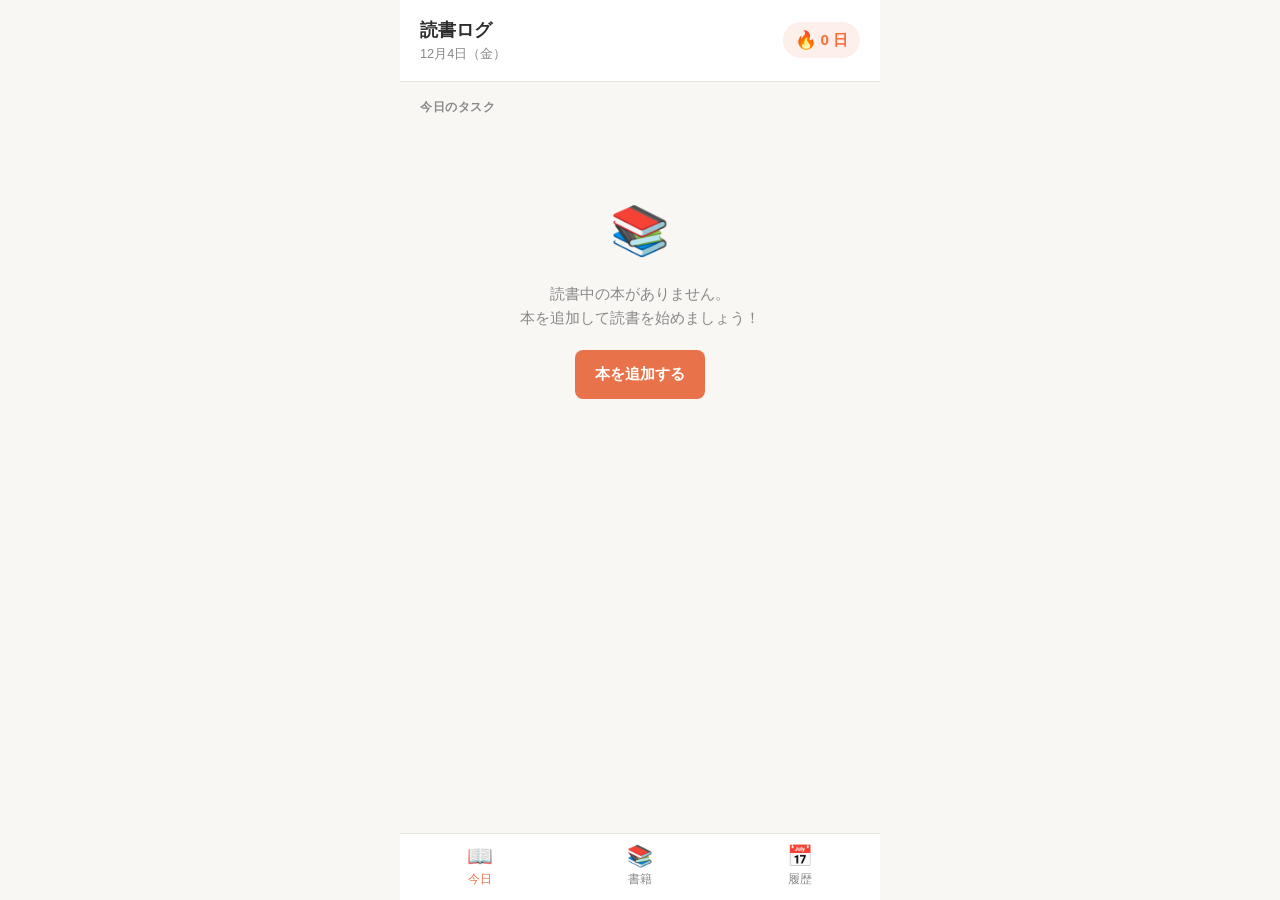
<file: index.html>
<!DOCTYPE html>
<html lang="ja">
<head>
  <meta charset="UTF-8" />
  <meta name="viewport" content="width=device-width, initial-scale=1.0" />
  <title>読書ログ</title>
  <link rel="stylesheet" href="css/style.css" />
  <link rel="manifest" href="manifest.json" />
  <meta name="theme-color" content="#e8734a" />
  <meta name="mobile-web-app-capable" content="yes" />
  <meta name="apple-mobile-web-app-capable" content="yes" />
  <meta name="apple-mobile-web-app-status-bar-style" content="default" />
  <meta name="apple-mobile-web-app-title" content="読書ログ" />
</head>
<body>
  <div class="app-container">
    <!-- ヘッダー -->
    <header class="app-header">
      <div>
        <h1>読書ログ</h1>
        <div class="header-date" id="headerDate"></div>
      </div>
      <div class="streak-badge">
        <span class="streak-icon">🔥</span>
        <span id="streakCount">0</span>日
      </div>
    </header>

    <!-- 全タスク完了バナー -->
    <div class="complete-banner" id="completeBanner">
      <div class="complete-banner__title">今日の読書完了！🎉</div>
      <div class="complete-banner__sub" id="completeBannerSub">ストリーク継続中</div>
    </div>

    <!-- タスクリスト -->
    <section class="section">
      <div class="section-title">今日のタスク</div>
      <div id="taskList"></div>
    </section>

    <!-- 本がない場合 -->
    <div id="emptyState" class="empty-state" style="display:none;">
      <span class="empty-state__icon">📚</span>
      <p class="empty-state__text">読書中の本がありません。<br>本を追加して読書を始めましょう！</p>
      <a href="add-book.html" class="btn btn-primary">本を追加する</a>
    </div>
  </div>

  <!-- ボトムナビ -->
  <nav class="bottom-nav">
    <a href="index.html" class="bottom-nav__item is-active">
      <span class="bottom-nav__icon">📖</span>
      今日
    </a>
    <a href="books.html" class="bottom-nav__item">
      <span class="bottom-nav__icon">📚</span>
      書籍
    </a>
    <a href="history.html" class="bottom-nav__item">
      <span class="bottom-nav__icon">📅</span>
      履歴
    </a>
  </nav>

  <!-- トースト -->
  <div class="toast" id="toast"></div>

  <script>
    // Service Worker 登録
    if ('serviceWorker' in navigator) {
      navigator.serviceWorker.register('./sw.js').catch((err) => {
        console.error('Service Worker の登録に失敗しました', err);
      });
    }
  </script>

  <script type="module">
    import { getTodayTasks, toggleTaskRead, toggleTaskMemo, saveMemo, areAllTasksComplete } from './js/tasks.js';
    import { checkAndUpdateStreak, incrementStreakIfComplete, getCurrentStreak } from './js/streak.js';
    import { advanceChapter, getActiveBooks } from './js/books.js';
    import { today } from './js/books.js';

    // 日付表示
    function formatDate(dateStr) {
      const d = new Date(dateStr + 'T00:00:00');
      return `${d.getMonth() + 1}月${d.getDate()}日（${'日月火水木金土'[d.getDay()]}）`;
    }

    document.getElementById('headerDate').textContent = formatDate(today());

    // ストリーク初期化
    checkAndUpdateStreak();
    function refreshStreak() {
      const s = getCurrentStreak();
      document.getElementById('streakCount').textContent = s.count;
    }
    refreshStreak();

    // トースト表示
    function showToast(msg) {
      const el = document.getElementById('toast');
      el.textContent = msg;
      el.classList.add('is-visible');
      setTimeout(() => el.classList.remove('is-visible'), 2200);
    }

    // 完了バナー更新
    function updateCompleteBanner() {
      const banner = document.getElementById('completeBanner');
      if (areAllTasksComplete()) {
        const result = incrementStreakIfComplete();
        banner.classList.add('is-visible');
        document.getElementById('completeBannerSub').textContent = `🔥 ${result.count}日連続達成！`;
        refreshStreak();
      } else {
        banner.classList.remove('is-visible');
      }
    }

    // タスクリスト描画
    function renderTasks() {
      const tasks = getTodayTasks();
      const container = document.getElementById('taskList');
      const emptyState = document.getElementById('emptyState');

      if (tasks.length === 0) {
        container.innerHTML = '';
        emptyState.style.display = 'block';
        return;
      }
      emptyState.style.display = 'none';

      container.innerHTML = tasks.map((task) => `
        <div class="card task-group" data-book-id="${task.bookId}">
          <div class="task-group-title">${escapeHtml(task.bookTitle)}</div>

          <!-- 進捗バー -->
          <div class="progress-wrap mb-8">
            <div class="progress-bar">
              <div class="progress-bar__fill" style="width:${Math.min(100, Math.round((task.currentChapter / task.totalChapters) * 100))}%"></div>
            </div>
            <span class="progress-label">${task.currentChapter} / ${task.totalChapters}章</span>
          </div>

          <!-- 読むタスク -->
          <div class="task-item${task.taskRead ? ' is-done' : ''}" id="readItem-${task.bookId}">
            <input
              type="checkbox"
              class="task-checkbox"
              id="readCheck-${task.bookId}"
              ${task.taskRead ? 'checked' : ''}
              data-type="read"
              data-book-id="${task.bookId}"
            />
            <div class="task-content">
              <label class="task-label" for="readCheck-${task.bookId}">第${task.currentChapter}章を読む</label>
            </div>
          </div>

          <!-- メモタスク -->
          <div class="task-item${task.taskMemo ? ' is-done' : ''}" id="memoItem-${task.bookId}">
            <input
              type="checkbox"
              class="task-checkbox"
              id="memoCheck-${task.bookId}"
              ${task.taskMemo ? 'checked' : ''}
              data-type="memo"
              data-book-id="${task.bookId}"
            />
            <div class="task-content">
              <label class="task-label" for="memoCheck-${task.bookId}">3行メモを書く</label>
              <div class="memo-area${!task.taskMemo ? ' is-open' : ''}" id="memoArea-${task.bookId}">
                <textarea
                  class="memo-textarea"
                  id="memoText-${task.bookId}"
                  placeholder="今日の気づきや感想を3行で..."
                  rows="3"
                >${escapeHtml(task.memo || '')}</textarea>
                <button class="memo-save-btn" data-book-id="${task.bookId}">保存</button>
              </div>
            </div>
          </div>
        </div>
      `).join('');

      // イベントリスナー登録
      container.querySelectorAll('.task-checkbox[data-type="read"]').forEach((cb) => {
        cb.addEventListener('change', handleReadCheck);
      });
      container.querySelectorAll('.task-checkbox[data-type="memo"]').forEach((cb) => {
        cb.addEventListener('change', handleMemoCheck);
      });
      container.querySelectorAll('.memo-save-btn').forEach((btn) => {
        btn.addEventListener('click', handleMemoSave);
      });

      updateCompleteBanner();
    }

    function escapeHtml(str) {
      return String(str)
        .replace(/&/g, '&amp;')
        .replace(/</g, '&lt;')
        .replace(/>/g, '&gt;')
        .replace(/"/g, '&quot;');
    }

    // 「読む」チェック変更
    async function handleReadCheck(e) {
      const bookId = e.target.dataset.bookId;
      const done = e.target.checked;
      const result = toggleTaskRead(bookId, done);

      // 完了時に章を進めるか確認
      if (result.shouldAdvanceChapter) {
        const books = getActiveBooks();
        const book = books.find((b) => b.id === bookId);
        if (book && book.currentChapter < book.totalChapters) {
          const ans = confirm(`「${book.title}」の第${book.currentChapter}章を読みましたか？\n次の章（第${book.currentChapter + 1}章）に進みますか？`);
          if (ans) {
            advanceChapter(bookId);
            showToast('進捗を更新しました');
          }
        } else if (book && book.currentChapter >= book.totalChapters) {
          showToast('読了おめでとうございます！');
        }
        renderTasks();
        return;
      }

      // チェック状態のみ視覚更新
      const item = document.getElementById(`readItem-${bookId}`);
      item.classList.toggle('is-done', done);
      updateCompleteBanner();
    }

    // 「メモ」チェック変更
    function handleMemoCheck(e) {
      const bookId = e.target.dataset.bookId;
      const done = e.target.checked;
      const memoText = document.getElementById(`memoText-${bookId}`)?.value || '';

      if (done) {
        toggleTaskMemo(bookId, true, memoText);
      } else {
        toggleTaskMemo(bookId, false);
      }

      const item = document.getElementById(`memoItem-${bookId}`);
      item.classList.toggle('is-done', done);

      const memoArea = document.getElementById(`memoArea-${bookId}`);
      // メモをチェックしたら閉じる、外したら開く
      if (done) {
        memoArea.classList.remove('is-open');
      } else {
        memoArea.classList.add('is-open');
      }

      updateCompleteBanner();
    }

    // メモ保存ボタン
    function handleMemoSave(e) {
      const bookId = e.target.dataset.bookId;
      const memoText = document.getElementById(`memoText-${bookId}`)?.value || '';
      saveMemo(bookId, memoText);
      showToast('メモを保存しました');
    }

    renderTasks();
  </script>
</body>
</html>
</file>
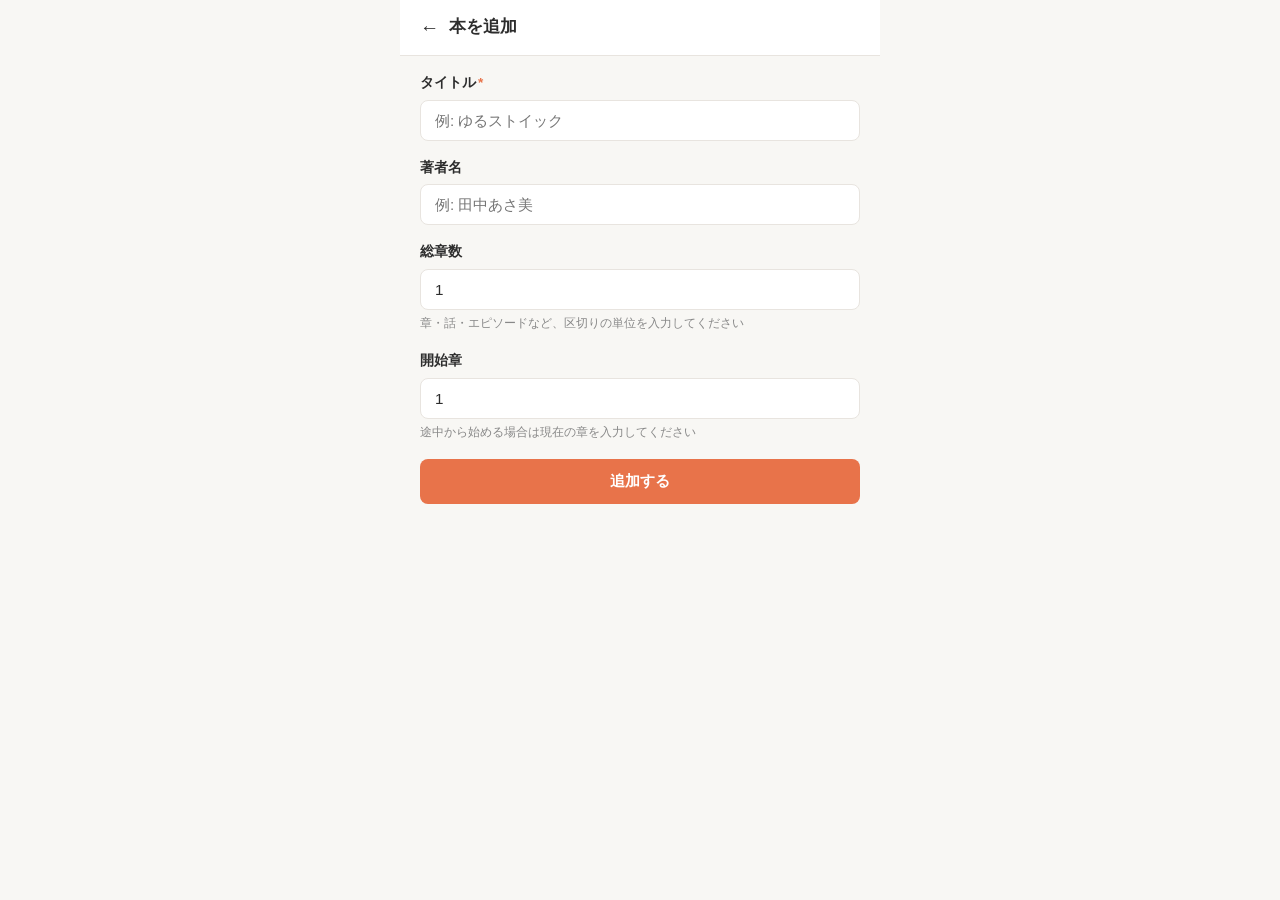
<file: add-book.html>
<!DOCTYPE html>
<html lang="ja">
<head>
  <meta charset="UTF-8" />
  <meta name="viewport" content="width=device-width, initial-scale=1.0" />
  <title>本を追加 — 読書ログ</title>
  <link rel="stylesheet" href="css/style.css" />
  <link rel="manifest" href="manifest.json" />
  <meta name="theme-color" content="#e8734a" />
  <meta name="mobile-web-app-capable" content="yes" />
  <meta name="apple-mobile-web-app-capable" content="yes" />
</head>
<body>
  <div class="app-container">
    <!-- ページヘッダー -->
    <header class="page-header">
      <button class="back-btn" id="backBtn">←</button>
      <h1>本を追加</h1>
    </header>

    <!-- フォーム -->
    <section class="section">
      <form id="addBookForm" novalidate>

        <div class="form-group">
          <label class="form-label" for="title">
            タイトル<span class="form-required">*</span>
          </label>
          <input
            type="text"
            id="title"
            class="form-input"
            placeholder="例: ゆるストイック"
            maxlength="100"
            required
          />
        </div>

        <div class="form-group">
          <label class="form-label" for="author">著者名</label>
          <input
            type="text"
            id="author"
            class="form-input"
            placeholder="例: 田中あさ美"
            maxlength="50"
          />
        </div>

        <div class="form-group">
          <label class="form-label" for="totalChapters">総章数</label>
          <input
            type="number"
            id="totalChapters"
            class="form-input"
            placeholder="例: 12"
            min="1"
            max="999"
            value="1"
          />
          <div class="form-hint">章・話・エピソードなど、区切りの単位を入力してください</div>
        </div>

        <div class="form-group">
          <label class="form-label" for="currentChapter">開始章</label>
          <input
            type="number"
            id="currentChapter"
            class="form-input"
            placeholder="例: 1"
            min="1"
            max="999"
            value="1"
          />
          <div class="form-hint">途中から始める場合は現在の章を入力してください</div>
        </div>

        <div class="mt-16">
          <button type="submit" class="btn btn-primary btn-block">追加する</button>
        </div>

      </form>
    </section>
  </div>

  <script type="module">
    import { addBook, getActiveBooks } from './js/books.js';

    // 戻るボタン
    document.getElementById('backBtn').addEventListener('click', () => {
      history.back();
    });

    // フォーム送信
    document.getElementById('addBookForm').addEventListener('submit', (e) => {
      e.preventDefault();

      const title = document.getElementById('title').value.trim();
      if (!title) {
        alert('タイトルを入力してください');
        document.getElementById('title').focus();
        return;
      }

      const totalChapters = parseInt(document.getElementById('totalChapters').value, 10) || 1;
      const currentChapter = parseInt(document.getElementById('currentChapter').value, 10) || 1;

      if (currentChapter > totalChapters) {
        alert('開始章は総章数以下にしてください');
        document.getElementById('currentChapter').focus();
        return;
      }

      // アクティブな書籍が既に2冊ある場合は警告
      const activeBooks = getActiveBooks();
      if (activeBooks.length >= 2) {
        const ans = confirm('読書中の本が2冊あります。\n今日のタスクには最大2冊しか表示されません。\nそれでも追加しますか？');
        if (!ans) return;
      }

      addBook({
        title,
        author: document.getElementById('author').value.trim(),
        totalChapters,
        currentChapter,
      });

      window.location.href = 'books.html';
    });
  </script>
</body>
</html>
</file>
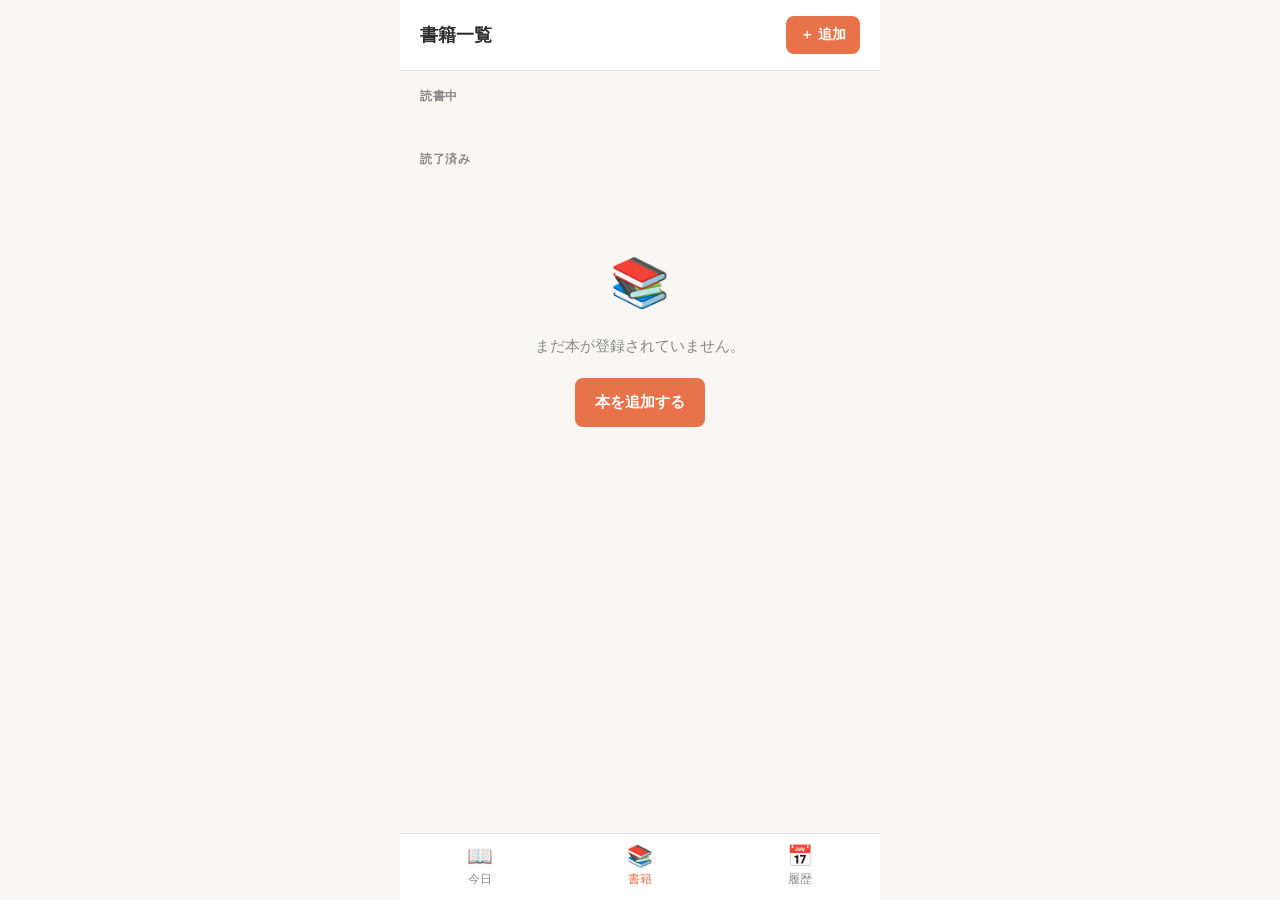
<file: books.html>
<!DOCTYPE html>
<html lang="ja">
<head>
  <meta charset="UTF-8" />
  <meta name="viewport" content="width=device-width, initial-scale=1.0" />
  <title>書籍一覧 — 読書ログ</title>
  <link rel="stylesheet" href="css/style.css" />
  <link rel="manifest" href="manifest.json" />
  <meta name="theme-color" content="#e8734a" />
  <meta name="mobile-web-app-capable" content="yes" />
  <meta name="apple-mobile-web-app-capable" content="yes" />
</head>
<body>
  <div class="app-container">
    <!-- ヘッダー -->
    <header class="app-header">
      <h1>書籍一覧</h1>
      <a href="add-book.html" class="btn btn-primary" style="padding:8px 14px;font-size:0.85rem;">＋ 追加</a>
    </header>

    <!-- 読書中 -->
    <section class="section">
      <div class="section-title">読書中</div>
      <div id="activeBooksContainer"></div>
    </section>

    <!-- 読了済み -->
    <section class="section">
      <div class="section-title">読了済み</div>
      <div id="doneBooksContainer"></div>
    </section>

    <!-- 空状態 -->
    <div id="emptyState" class="empty-state" style="display:none;">
      <span class="empty-state__icon">📚</span>
      <p class="empty-state__text">まだ本が登録されていません。</p>
      <a href="add-book.html" class="btn btn-primary">本を追加する</a>
    </div>
  </div>

  <!-- ボトムナビ -->
  <nav class="bottom-nav">
    <a href="index.html" class="bottom-nav__item">
      <span class="bottom-nav__icon">📖</span>
      今日
    </a>
    <a href="books.html" class="bottom-nav__item is-active">
      <span class="bottom-nav__icon">📚</span>
      書籍
    </a>
    <a href="history.html" class="bottom-nav__item">
      <span class="bottom-nav__icon">📅</span>
      履歴
    </a>
  </nav>

  <!-- トースト -->
  <div class="toast" id="toast"></div>

  <script type="module">
    import { getAllBooks, updateBook, deleteBook } from './js/books.js';

    function escapeHtml(str) {
      return String(str || '')
        .replace(/&/g, '&amp;')
        .replace(/</g, '&lt;')
        .replace(/>/g, '&gt;')
        .replace(/"/g, '&quot;');
    }

    function showToast(msg) {
      const el = document.getElementById('toast');
      el.textContent = msg;
      el.classList.add('is-visible');
      setTimeout(() => el.classList.remove('is-visible'), 2200);
    }

    function renderBooks() {
      const books = getAllBooks();
      const activeBooks = books.filter((b) => b.isActive);
      const doneBooks = books.filter((b) => !b.isActive);

      const activeContainer = document.getElementById('activeBooksContainer');
      const doneContainer = document.getElementById('doneBooksContainer');
      const emptyState = document.getElementById('emptyState');

      if (books.length === 0) {
        activeContainer.innerHTML = '';
        doneContainer.innerHTML = '';
        emptyState.style.display = 'block';
        return;
      }
      emptyState.style.display = 'none';

      // アクティブな書籍
      if (activeBooks.length === 0) {
        activeContainer.innerHTML = '<p class="text-muted" style="font-size:0.88rem;padding:8px 0;">読書中の本はありません</p>';
      } else {
        activeContainer.innerHTML = activeBooks.map((book) => {
          const pct = Math.min(100, Math.round((book.currentChapter / book.totalChapters) * 100));
          return `
            <div class="book-card" data-id="${book.id}">
              <div style="display:flex;justify-content:space-between;align-items:flex-start;">
                <div>
                  <div class="book-card__title">${escapeHtml(book.title)}</div>
                  <div class="book-card__author">${escapeHtml(book.author) || '著者不明'}</div>
                </div>
                <span class="book-badge book-badge--active">読書中</span>
              </div>
              <div class="progress-wrap">
                <div class="progress-bar">
                  <div class="progress-bar__fill" style="width:${pct}%"></div>
                </div>
                <span class="progress-label">${book.currentChapter} / ${book.totalChapters}章</span>
              </div>
              <div class="book-card__meta">開始日: ${book.createdAt}</div>
              <div class="book-card__actions">
                <button class="btn btn-secondary" style="padding:7px 14px;font-size:0.82rem;" data-action="edit" data-id="${book.id}">編集</button>
                <button class="btn btn-danger" style="padding:7px 14px;font-size:0.82rem;" data-action="delete" data-id="${book.id}">削除</button>
              </div>
            </div>
          `;
        }).join('');
      }

      // 読了済み書籍
      if (doneBooks.length === 0) {
        doneContainer.innerHTML = '<p class="text-muted" style="font-size:0.88rem;padding:8px 0;">まだ読了した本はありません</p>';
      } else {
        doneContainer.innerHTML = doneBooks.map((book) => `
          <div class="book-card" data-id="${book.id}" style="opacity:0.75;">
            <div style="display:flex;justify-content:space-between;align-items:flex-start;">
              <div>
                <div class="book-card__title">${escapeHtml(book.title)}</div>
                <div class="book-card__author">${escapeHtml(book.author) || '著者不明'}</div>
              </div>
              <span class="book-badge book-badge--done">読了</span>
            </div>
            <div class="book-card__meta">全${book.totalChapters}章 / 完了</div>
            <div class="book-card__actions">
              <button class="btn btn-secondary" style="padding:7px 14px;font-size:0.82rem;" data-action="reread" data-id="${book.id}">再読する</button>
              <button class="btn btn-danger" style="padding:7px 14px;font-size:0.82rem;" data-action="delete" data-id="${book.id}">削除</button>
            </div>
          </div>
        `).join('');
      }

      // イベント登録
      document.querySelectorAll('[data-action]').forEach((btn) => {
        btn.addEventListener('click', handleAction);
      });
    }

    function handleAction(e) {
      const action = e.target.dataset.action;
      const id = e.target.dataset.id;

      if (action === 'delete') {
        if (confirm('この本を削除しますか？')) {
          deleteBook(id);
          showToast('削除しました');
          renderBooks();
        }
      } else if (action === 'reread') {
        updateBook(id, { isActive: true, currentChapter: 1 });
        showToast('再読リストに追加しました');
        renderBooks();
      } else if (action === 'edit') {
        // 簡易編集：現在章の更新
        const books = getAllBooks();
        const book = books.find((b) => b.id === id);
        if (!book) return;
        const newChapter = prompt(`「${book.title}」\n現在の章を入力してください（現在: ${book.currentChapter}章）`, book.currentChapter);
        if (newChapter === null) return;
        const num = parseInt(newChapter, 10);
        if (isNaN(num) || num < 1) {
          alert('正しい章数を入力してください');
          return;
        }
        updateBook(id, { currentChapter: Math.min(num, book.totalChapters) });
        showToast('進捗を更新しました');
        renderBooks();
      }
    }

    renderBooks();
  </script>
</body>
</html>
</file>
<file: css/style.css>
/* style.css — 共通スタイル */

/* ===== リセット・ベース ===== */
*, *::before, *::after {
  box-sizing: border-box;
  margin: 0;
  padding: 0;
}

:root {
  --color-bg: #f8f7f4;
  --color-surface: #ffffff;
  --color-primary: #e8734a;
  --color-primary-light: #fdf0eb;
  --color-text: #2d2d2d;
  --color-text-muted: #888;
  --color-border: #e8e4df;
  --color-success: #4caf50;
  --color-streak: #ff6b35;
  --radius: 12px;
  --radius-sm: 8px;
  --shadow: 0 2px 8px rgba(0, 0, 0, 0.08);
  --shadow-sm: 0 1px 3px rgba(0, 0, 0, 0.06);
  --transition: 0.2s ease;
  --font: -apple-system, BlinkMacSystemFont, 'Hiragino Sans', 'Hiragino Kaku Gothic ProN', 'Noto Sans JP', sans-serif;
}

html {
  font-size: 16px;
  -webkit-text-size-adjust: 100%;
}

body {
  font-family: var(--font);
  background-color: var(--color-bg);
  color: var(--color-text);
  min-height: 100vh;
  line-height: 1.6;
}

/* ===== レイアウト ===== */
.app-container {
  max-width: 480px;
  margin: 0 auto;
  padding: 0 0 80px;
  min-height: 100vh;
}

/* ===== ヘッダー ===== */
.app-header {
  background: var(--color-surface);
  padding: 16px 20px;
  border-bottom: 1px solid var(--color-border);
  display: flex;
  align-items: center;
  justify-content: space-between;
  position: sticky;
  top: 0;
  z-index: 100;
}

.app-header h1 {
  font-size: 1.1rem;
  font-weight: 700;
  color: var(--color-text);
}

.header-date {
  font-size: 0.8rem;
  color: var(--color-text-muted);
}

/* ===== ストリークバッジ ===== */
.streak-badge {
  display: inline-flex;
  align-items: center;
  gap: 4px;
  background: var(--color-primary-light);
  color: var(--color-streak);
  font-weight: 700;
  font-size: 0.95rem;
  padding: 4px 12px;
  border-radius: 20px;
}

.streak-icon {
  font-size: 1.1rem;
}

/* ===== セクション ===== */
.section {
  padding: 16px 20px;
}

.section-title {
  font-size: 0.75rem;
  font-weight: 600;
  color: var(--color-text-muted);
  text-transform: uppercase;
  letter-spacing: 0.05em;
  margin-bottom: 12px;
}

/* ===== カード ===== */
.card {
  background: var(--color-surface);
  border-radius: var(--radius);
  box-shadow: var(--shadow-sm);
  padding: 16px;
  margin-bottom: 12px;
  border: 1px solid var(--color-border);
}

.card-title {
  font-size: 1rem;
  font-weight: 700;
  margin-bottom: 4px;
  color: var(--color-text);
}

.card-subtitle {
  font-size: 0.82rem;
  color: var(--color-text-muted);
  margin-bottom: 12px;
}

/* ===== 進捗バー ===== */
.progress-wrap {
  display: flex;
  align-items: center;
  gap: 8px;
  margin-top: 8px;
}

.progress-bar {
  flex: 1;
  height: 6px;
  background: var(--color-border);
  border-radius: 3px;
  overflow: hidden;
}

.progress-bar__fill {
  height: 100%;
  background: var(--color-primary);
  border-radius: 3px;
  transition: width var(--transition);
}

.progress-label {
  font-size: 0.75rem;
  color: var(--color-text-muted);
  white-space: nowrap;
}

/* ===== タスクリスト ===== */
.task-group {
  margin-bottom: 16px;
}

.task-group-title {
  font-size: 0.9rem;
  font-weight: 700;
  color: var(--color-text);
  margin-bottom: 8px;
  padding-bottom: 6px;
  border-bottom: 1px solid var(--color-border);
}

.task-item {
  display: flex;
  align-items: flex-start;
  gap: 12px;
  padding: 12px 0;
  border-bottom: 1px solid var(--color-border);
  transition: opacity var(--transition);
}

.task-item:last-child {
  border-bottom: none;
}

.task-item.is-done {
  opacity: 0.45;
}

.task-item.is-done .task-label {
  text-decoration: line-through;
}

/* チェックボックス */
.task-checkbox {
  width: 22px;
  height: 22px;
  min-width: 22px;
  border: 2px solid var(--color-border);
  border-radius: 6px;
  appearance: none;
  -webkit-appearance: none;
  cursor: pointer;
  position: relative;
  transition: background var(--transition), border-color var(--transition);
  margin-top: 1px;
}

.task-checkbox:checked {
  background: var(--color-primary);
  border-color: var(--color-primary);
}

.task-checkbox:checked::after {
  content: '';
  position: absolute;
  left: 5px;
  top: 2px;
  width: 8px;
  height: 12px;
  border: 2px solid #fff;
  border-top: none;
  border-left: none;
  transform: rotate(45deg);
}

.task-content {
  flex: 1;
}

.task-label {
  font-size: 0.95rem;
  color: var(--color-text);
  cursor: pointer;
  display: block;
  padding: 0;
}

/* メモ欄 */
.memo-area {
  margin-top: 8px;
  display: none;
}

.memo-area.is-open {
  display: block;
}

.memo-textarea {
  width: 100%;
  min-height: 80px;
  padding: 10px 12px;
  border: 1px solid var(--color-border);
  border-radius: var(--radius-sm);
  font-family: var(--font);
  font-size: 0.88rem;
  line-height: 1.6;
  color: var(--color-text);
  background: var(--color-bg);
  resize: vertical;
  transition: border-color var(--transition);
}

.memo-textarea:focus {
  outline: none;
  border-color: var(--color-primary);
}

.memo-textarea::placeholder {
  color: var(--color-text-muted);
}

.memo-save-btn {
  margin-top: 6px;
  font-size: 0.82rem;
  padding: 5px 14px;
  background: var(--color-primary);
  color: #fff;
  border: none;
  border-radius: 20px;
  cursor: pointer;
  font-family: var(--font);
  transition: opacity var(--transition);
}

.memo-save-btn:active {
  opacity: 0.8;
}

/* ===== 完了バナー ===== */
.complete-banner {
  background: linear-gradient(135deg, var(--color-primary), #c9572f);
  color: #fff;
  border-radius: var(--radius);
  padding: 20px;
  text-align: center;
  margin: 16px 20px;
  display: none;
}

.complete-banner.is-visible {
  display: block;
}

.complete-banner__title {
  font-size: 1.2rem;
  font-weight: 700;
  margin-bottom: 4px;
}

.complete-banner__sub {
  font-size: 0.88rem;
  opacity: 0.9;
}

/* ===== ボタン ===== */
.btn {
  display: inline-flex;
  align-items: center;
  justify-content: center;
  gap: 6px;
  padding: 12px 20px;
  border-radius: var(--radius-sm);
  font-family: var(--font);
  font-size: 0.95rem;
  font-weight: 600;
  cursor: pointer;
  border: none;
  transition: opacity var(--transition), transform var(--transition);
  text-decoration: none;
}

.btn:active {
  opacity: 0.8;
  transform: scale(0.98);
}

.btn-primary {
  background: var(--color-primary);
  color: #fff;
}

.btn-secondary {
  background: var(--color-border);
  color: var(--color-text);
}

.btn-danger {
  background: #fee2e2;
  color: #dc2626;
}

.btn-block {
  width: 100%;
}

/* ===== 書籍リスト ===== */
.book-card {
  background: var(--color-surface);
  border-radius: var(--radius);
  box-shadow: var(--shadow-sm);
  padding: 16px;
  margin-bottom: 12px;
  border: 1px solid var(--color-border);
}

.book-card__title {
  font-size: 1rem;
  font-weight: 700;
  color: var(--color-text);
  margin-bottom: 2px;
}

.book-card__author {
  font-size: 0.82rem;
  color: var(--color-text-muted);
  margin-bottom: 10px;
}

.book-card__meta {
  font-size: 0.82rem;
  color: var(--color-text-muted);
  margin-top: 8px;
}

.book-card__actions {
  display: flex;
  gap: 8px;
  margin-top: 12px;
}

.book-badge {
  display: inline-block;
  font-size: 0.72rem;
  font-weight: 600;
  padding: 2px 8px;
  border-radius: 10px;
  margin-left: 6px;
}

.book-badge--active {
  background: var(--color-primary-light);
  color: var(--color-primary);
}

.book-badge--done {
  background: #e8f5e9;
  color: #388e3c;
}

/* ===== フォーム ===== */
.form-group {
  margin-bottom: 16px;
}

.form-label {
  display: block;
  font-size: 0.85rem;
  font-weight: 600;
  color: var(--color-text);
  margin-bottom: 6px;
}

.form-input {
  width: 100%;
  padding: 11px 14px;
  border: 1px solid var(--color-border);
  border-radius: var(--radius-sm);
  font-family: var(--font);
  font-size: 0.95rem;
  color: var(--color-text);
  background: var(--color-surface);
  transition: border-color var(--transition);
}

.form-input:focus {
  outline: none;
  border-color: var(--color-primary);
}

.form-hint {
  font-size: 0.78rem;
  color: var(--color-text-muted);
  margin-top: 4px;
}

.form-required {
  color: var(--color-primary);
  margin-left: 2px;
}

/* ===== ナビゲーション ===== */
.bottom-nav {
  position: fixed;
  bottom: 0;
  left: 0;
  right: 0;
  background: var(--color-surface);
  border-top: 1px solid var(--color-border);
  display: flex;
  padding: 8px 0;
  z-index: 200;
}

.bottom-nav__item {
  flex: 1;
  display: flex;
  flex-direction: column;
  align-items: center;
  gap: 3px;
  padding: 4px 0;
  text-decoration: none;
  color: var(--color-text-muted);
  font-size: 0.72rem;
  font-weight: 500;
  transition: color var(--transition);
}

.bottom-nav__item.is-active {
  color: var(--color-primary);
}

.bottom-nav__icon {
  font-size: 1.3rem;
  line-height: 1;
}

/* ===== 履歴リスト ===== */
.history-day {
  margin-bottom: 20px;
}

.history-day__date {
  font-size: 0.8rem;
  font-weight: 600;
  color: var(--color-text-muted);
  margin-bottom: 8px;
  padding: 0 20px;
}

.history-entry {
  background: var(--color-surface);
  border-left: 3px solid var(--color-primary);
  border-radius: 0 var(--radius-sm) var(--radius-sm) 0;
  padding: 10px 16px;
  margin-bottom: 8px;
}

.history-entry__book {
  font-size: 0.88rem;
  font-weight: 600;
  color: var(--color-text);
  margin-bottom: 4px;
}

.history-entry__status {
  display: flex;
  gap: 10px;
  font-size: 0.78rem;
  color: var(--color-text-muted);
  margin-bottom: 4px;
}

.history-entry__status span {
  display: flex;
  align-items: center;
  gap: 3px;
}

.history-entry__memo {
  font-size: 0.85rem;
  color: var(--color-text);
  background: var(--color-bg);
  border-radius: 4px;
  padding: 6px 10px;
  margin-top: 6px;
  white-space: pre-wrap;
  word-break: break-word;
}

/* ===== 空状態 ===== */
.empty-state {
  text-align: center;
  padding: 48px 20px;
  color: var(--color-text-muted);
}

.empty-state__icon {
  font-size: 3rem;
  margin-bottom: 12px;
  display: block;
}

.empty-state__text {
  font-size: 0.95rem;
  margin-bottom: 20px;
}

/* ===== ユーティリティ ===== */
.mt-4 { margin-top: 4px; }
.mt-8 { margin-top: 8px; }
.mt-16 { margin-top: 16px; }
.mb-4 { margin-bottom: 4px; }
.mb-8 { margin-bottom: 8px; }
.mb-16 { margin-bottom: 16px; }
.text-muted { color: var(--color-text-muted); }
.text-center { text-align: center; }

/* ===== ページヘッダー（戻るボタン付き） ===== */
.page-header {
  background: var(--color-surface);
  padding: 14px 20px;
  border-bottom: 1px solid var(--color-border);
  display: flex;
  align-items: center;
  gap: 10px;
  position: sticky;
  top: 0;
  z-index: 100;
}

.back-btn {
  background: none;
  border: none;
  font-size: 1.2rem;
  cursor: pointer;
  color: var(--color-text);
  padding: 0;
  line-height: 1;
}

.page-header h1 {
  font-size: 1.05rem;
  font-weight: 700;
}

/* ===== トースト通知 ===== */
.toast {
  position: fixed;
  bottom: 90px;
  left: 50%;
  transform: translateX(-50%) translateY(20px);
  background: var(--color-text);
  color: #fff;
  padding: 10px 20px;
  border-radius: 20px;
  font-size: 0.88rem;
  opacity: 0;
  transition: opacity 0.3s ease, transform 0.3s ease;
  pointer-events: none;
  white-space: nowrap;
  z-index: 300;
}

.toast.is-visible {
  opacity: 1;
  transform: translateX(-50%) translateY(0);
}

/* ===== レスポンシブ（デスクトップ調整） ===== */
@media (min-width: 480px) {
  .bottom-nav {
    max-width: 480px;
    left: 50%;
    transform: translateX(-50%);
  }
}
</file>
